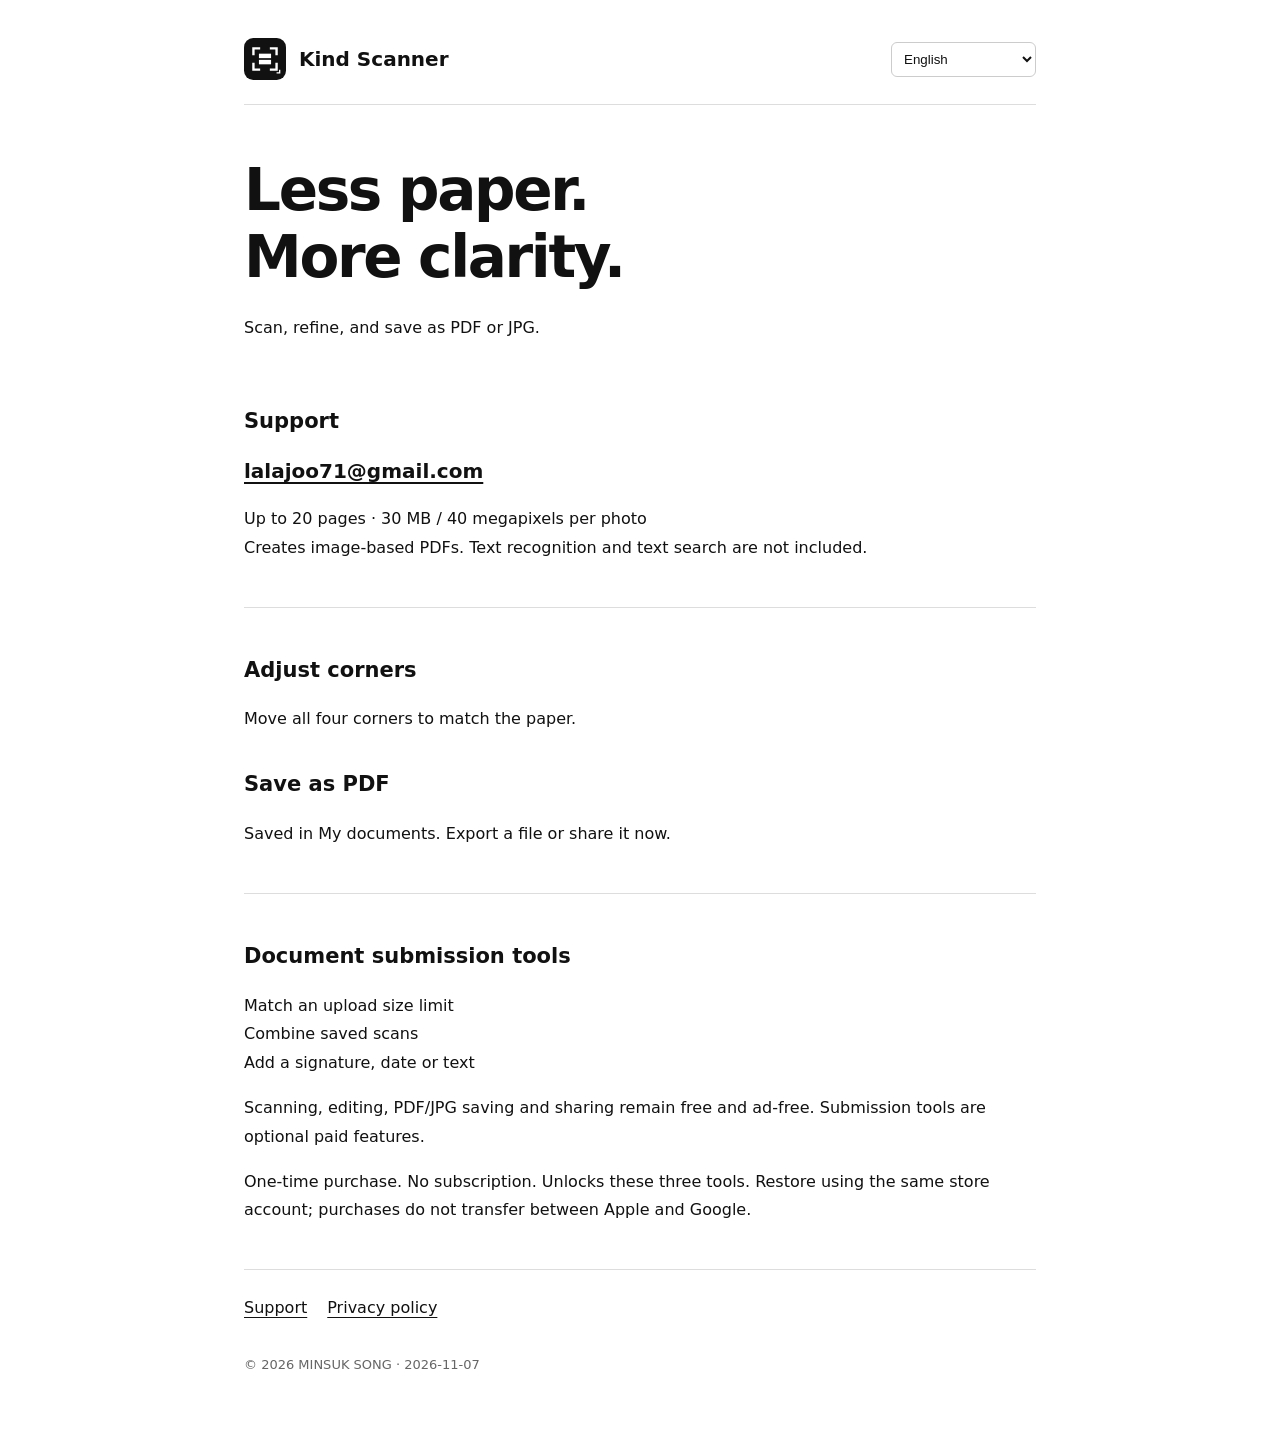
<file: index.html>
<!doctype html><html lang="en"><head><meta charset="utf-8"><meta name="viewport" content="width=device-width, initial-scale=1"><meta name="description" content="Kind Scanner support and privacy. Scan paper documents into PDF on your device, without ads or accounts."><title>Kind Scanner</title><link rel="icon" href="icon.svg"><link rel="stylesheet" href="style.css"></head><body data-page="support"><main><header><img src="icon.svg" alt=""><strong data-text="appName">Kind Scanner</strong><select aria-label="Language"></select></header><h1 data-text="homeTitle">Less paper. More clarity.</h1><p data-text="homeBody">Scan, tidy up, save as PDF.</p><section><h2 data-text="support">Support</h2><a class="email" href="mailto:lalajoo71@gmail.com">lalajoo71@gmail.com</a><p data-text="limits">Up to 20 pages. Creates image-based PDFs; OCR and text search are not included.</p></section><section><h2 data-text="crop">Adjust corners</h2><p data-text="cropHint">Move all four corners to match the paper.</p><h2 data-text="savePdf">Save as PDF</h2><p data-text="savedBody">Saved in My documents. Export a file or share it now.</p></section><section><h2 data-text="toolsTitle">Document Submission Tools</h2><p data-text="toolsFeatures"></p><p data-text="toolsFreePromise"></p><p data-text="toolsPurchaseTerms"></p></section><nav><a href="index.html" data-link="index.html" data-text="support">Support</a><a href="privacy.html" data-link="privacy.html" data-text="privacy">Privacy policy</a></nav><footer>© 2026 MINSUK SONG · 2026-11-07</footer></main><script src="app-v2.js"></script></body></html>
</file>
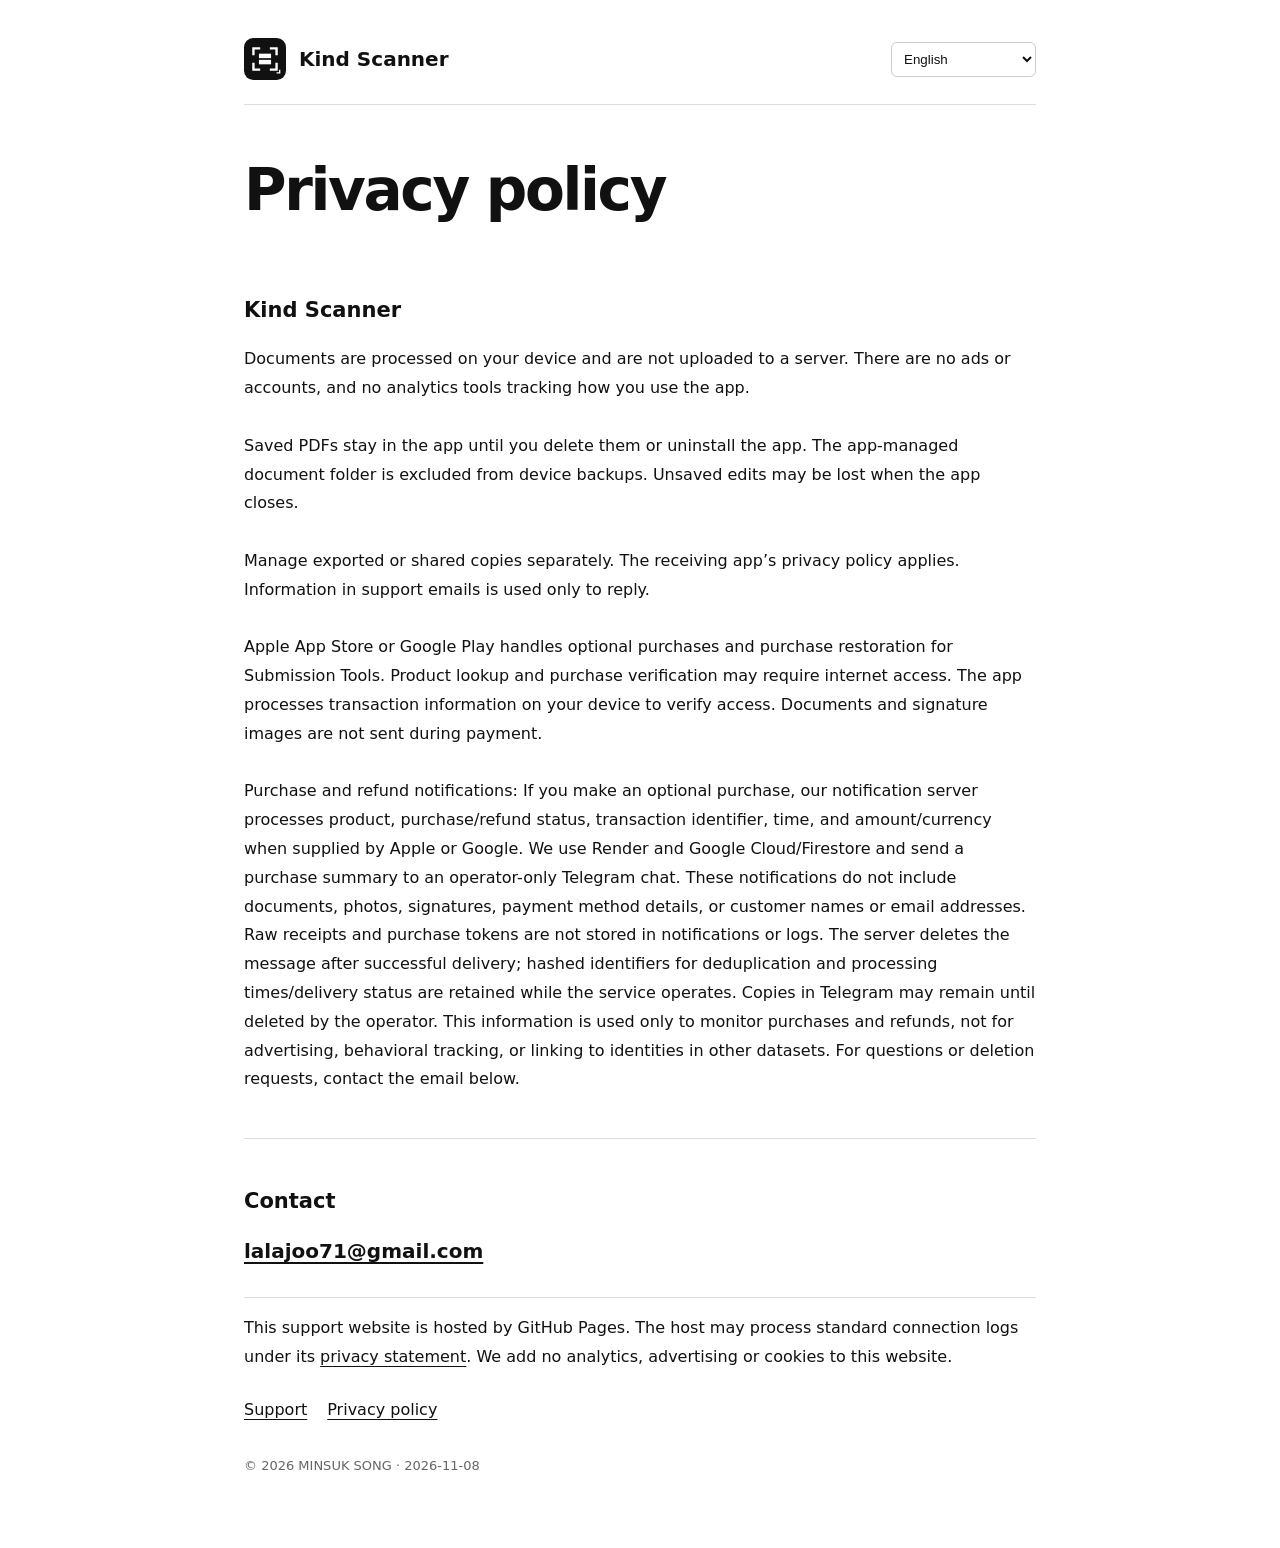
<file: privacy.html>
<!doctype html><html lang="en"><head><meta charset="utf-8"><meta name="viewport" content="width=device-width, initial-scale=1"><meta name="description" content="Kind Scanner support and privacy. Scan paper documents into PDF on your device, without ads or accounts."><title>Kind Scanner</title><link rel="icon" href="icon.svg"><link rel="stylesheet" href="style.css"></head><body data-page="privacy"><main><header><img src="icon.svg" alt=""><strong data-text="appName">Kind Scanner</strong><select aria-label="Language"></select></header><h1 data-text="privacy">Privacy policy</h1><section><h2 data-text="appName">Kind Scanner</h2><p data-text="privacyBody">Documents are processed on your device and are not uploaded to a server. There are no ads or accounts, and no analytics tools tracking how you use the app. Saved PDFs stay in the app until you delete them or uninstall the app. The app-managed document folder is excluded from device backups. Unsaved edits may be lost when the app closes. Manage exported or shared copies separately. The receiving app’s privacy policy applies. Information in support emails is used only to reply. Apple App Store or Google Play handles optional purchases and purchase restoration for Submission Tools. Product lookup and purchase verification may require internet access. The app processes transaction information on your device to verify access. Documents and signature images are not sent during payment. Purchase and refund notifications: If you make an optional purchase, our notification server processes product, purchase/refund status, transaction identifier, time, and amount/currency when supplied by Apple or Google. We use Render and Google Cloud/Firestore and send a purchase summary to an operator-only Telegram chat. These notifications do not include documents, photos, signatures, payment method details, or customer names or email addresses. Raw receipts and purchase tokens are not stored in notifications or logs. The server deletes the message after successful delivery; hashed identifiers for deduplication and processing times/delivery status are retained while the service operates. Copies in Telegram may remain until deleted by the operator. This information is used only to monitor purchases and refunds, not for advertising, behavioral tracking, or linking to identities in other datasets. For questions or deletion requests, contact the email below.</p></section><section><h2 data-text="contact">Contact</h2><a class="email" href="mailto:lalajoo71@gmail.com">lalajoo71@gmail.com</a></section><p><span data-text="hostBefore">This site is hosted by GitHub Pages.</span> <a data-text="hostLink" href="https://docs.github.com/en/site-policy/privacy-policies/github-general-privacy-statement">Privacy statement</a>. <span data-text="hostAfter">We add no analytics, advertising or cookies.</span></p><nav><a href="index.html" data-link="index.html" data-text="support">Support</a><a href="privacy.html" data-link="privacy.html" data-text="privacy">Privacy policy</a></nav><footer>© 2026 MINSUK SONG · 2026-11-08</footer></main><script src="app-v2.js"></script></body></html>
</file>
<file: style.css>
*{box-sizing:border-box}body{margin:0;background:#fff;color:#111;font-family:system-ui,-apple-system,"Noto Sans",sans-serif;line-height:1.8}main{max-width:840px;margin:auto;padding:38px 24px 70px}header{display:flex;gap:13px;align-items:center;border-bottom:1px solid #ddd;padding-bottom:24px}header img{width:42px;height:42px}header strong{font-size:20px}select{margin-left:auto;padding:8px;background:#fff;color:#111;border:1px solid #ccc;border-radius:6px;max-width:155px}h1{font-size:clamp(36px,7vw,58px);font-weight:900;line-height:1.15;letter-spacing:-.04em;margin:52px 0 24px;white-space:pre-line}h2{font-size:21px;margin:32px 0 12px}p{white-space:pre-line}a{color:#111;text-underline-offset:4px}section{padding:12px 0 28px;border-bottom:1px solid #ddd}nav{display:flex;gap:20px;margin-top:24px}footer{font-size:13px;color:#666;margin-top:30px}.email{font-size:20px;font-weight:750;overflow-wrap:anywhere}
</file>
